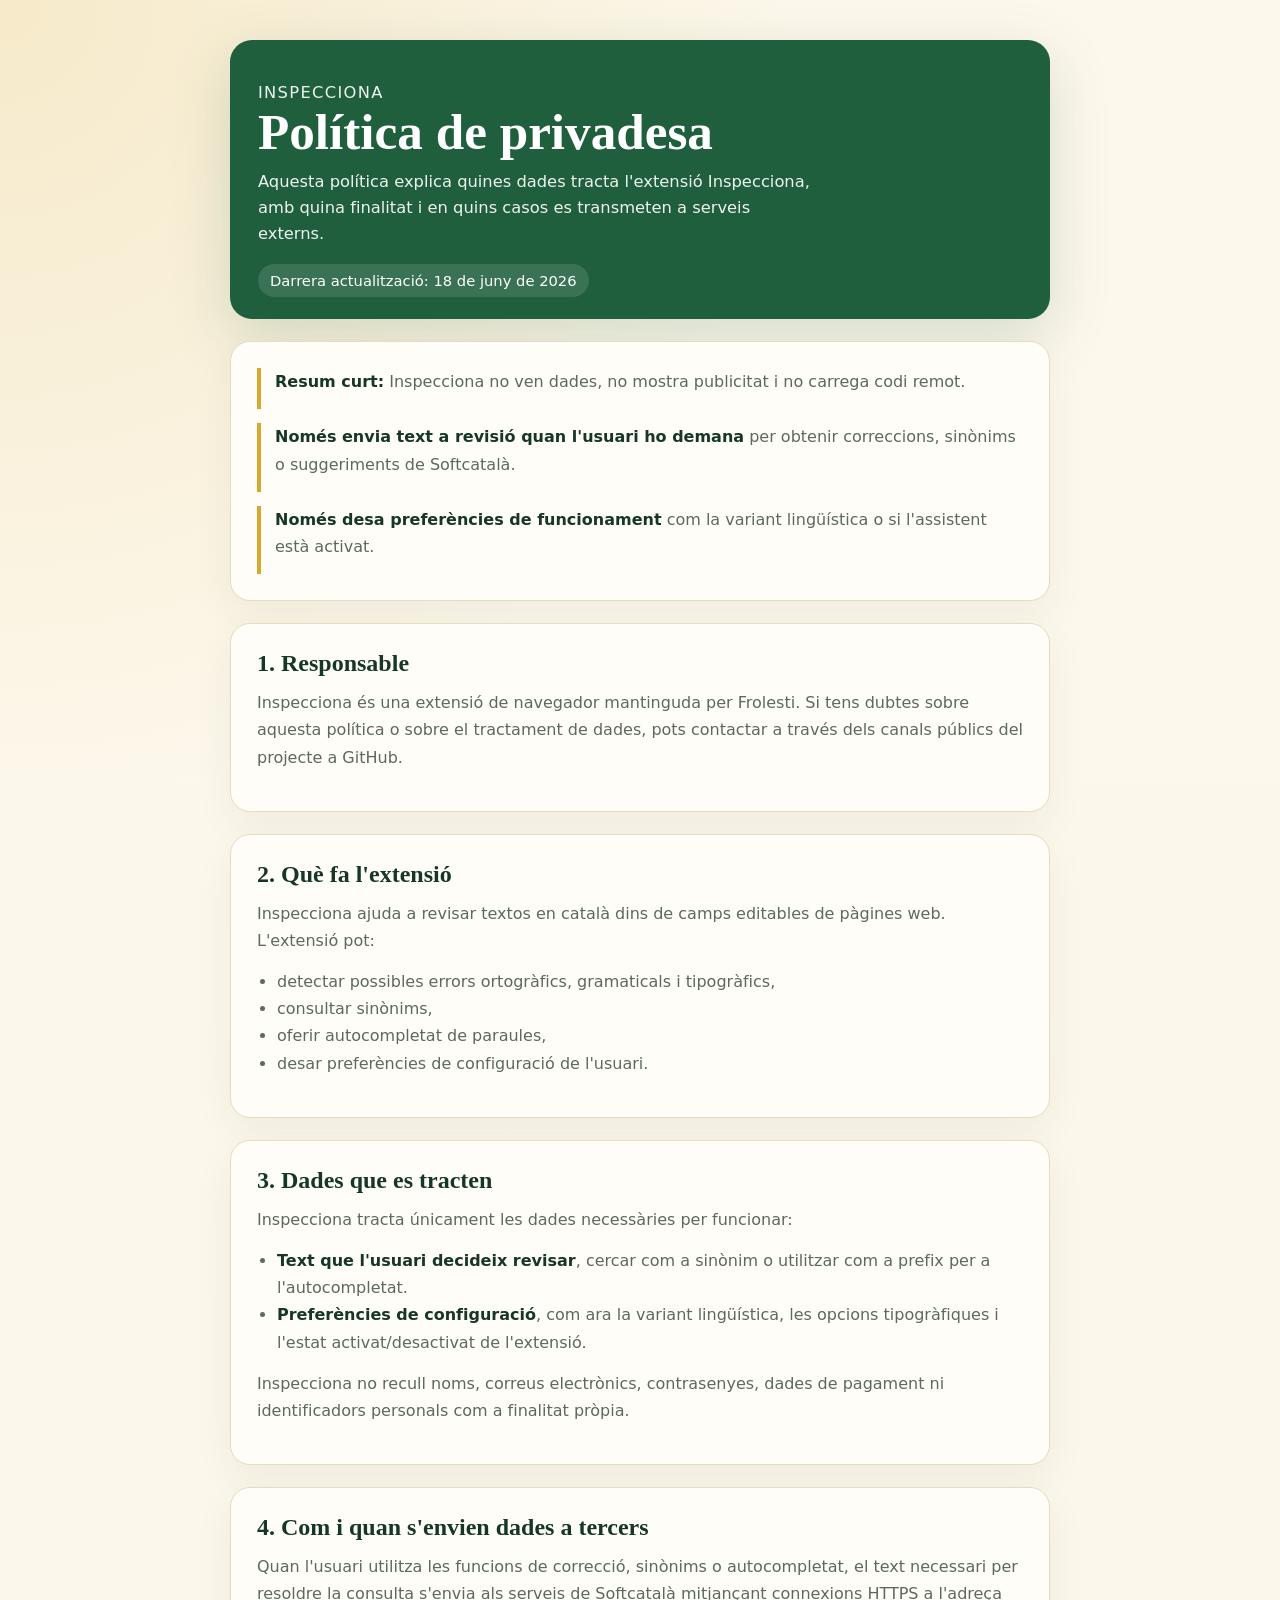
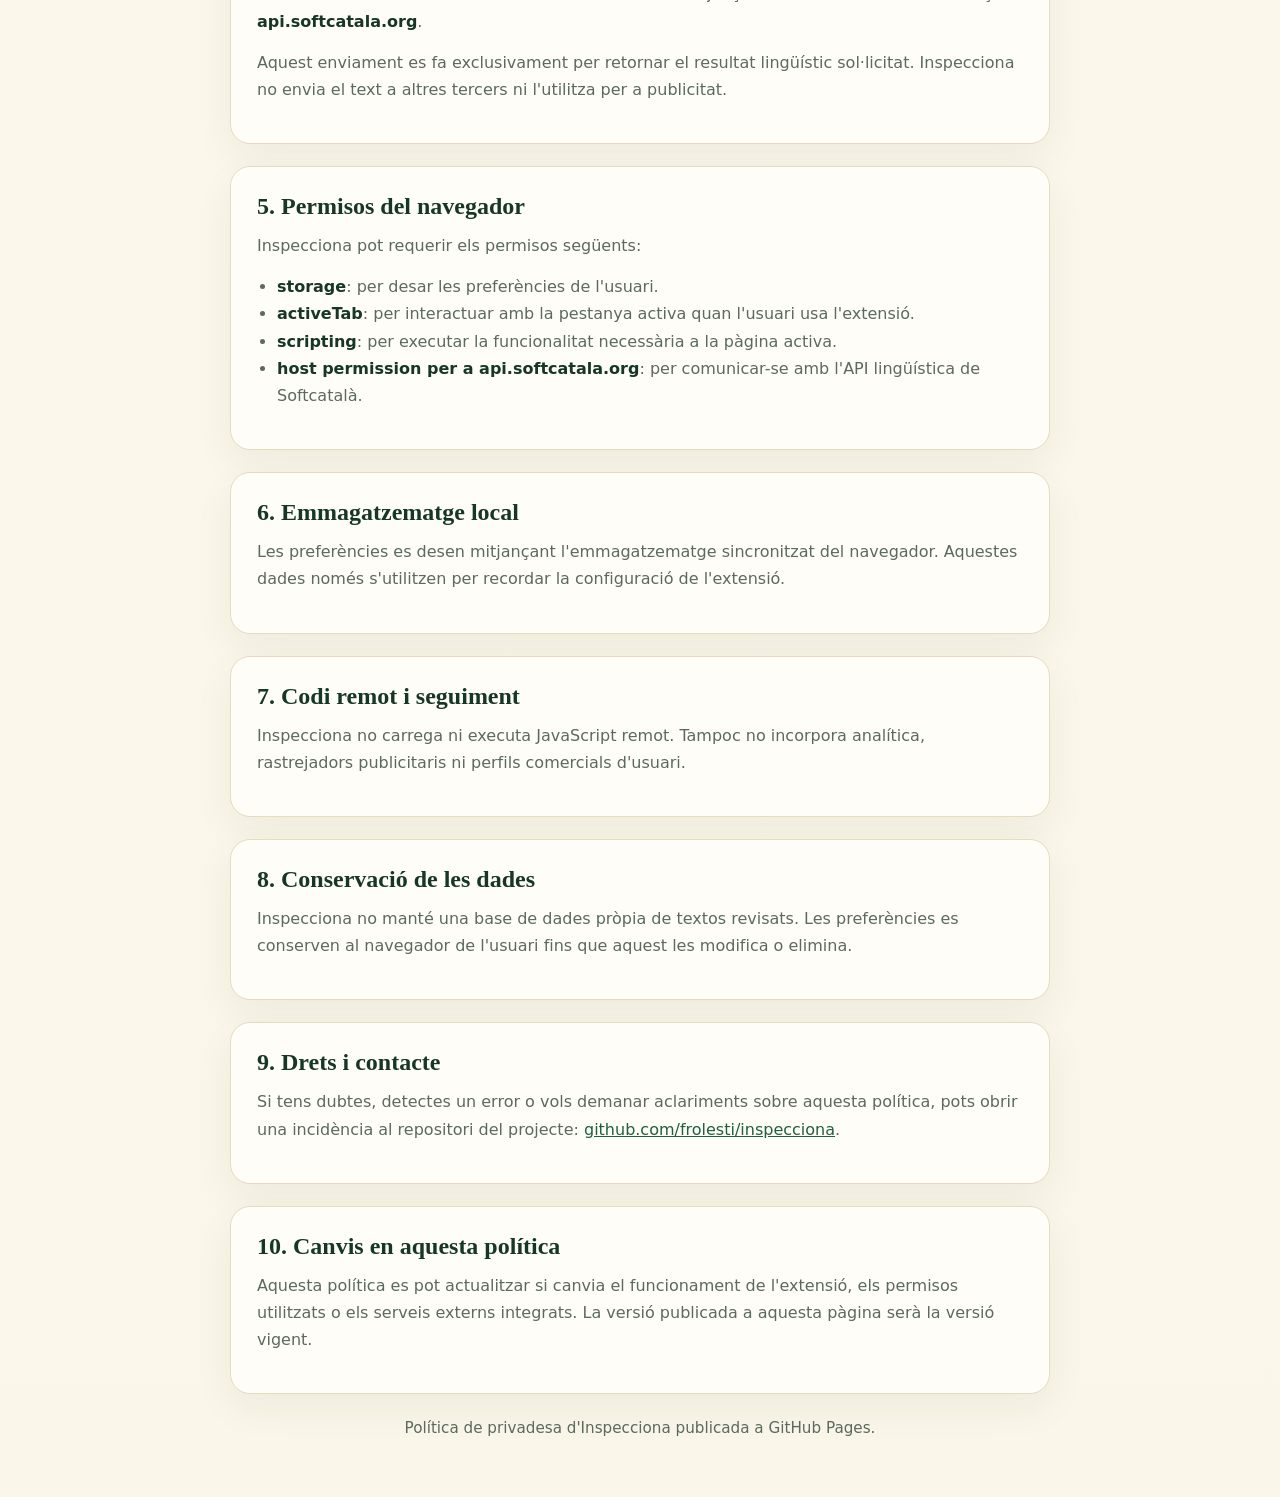
<file: docs/index.html>
<!doctype html>
<html lang="ca">
  <head>
    <meta charset="utf-8" />
    <meta name="viewport" content="width=device-width, initial-scale=1" />
    <title>Inspecciona</title>
    <meta http-equiv="refresh" content="0; url=./privacy-policy.html" />
    <style>
      body {
        margin: 0;
        min-height: 100vh;
        display: grid;
        place-items: center;
        background: #faf6e9;
        color: #173726;
        font-family: system-ui, -apple-system, BlinkMacSystemFont, "Segoe UI", sans-serif;
      }
      a { color: #1f5f3e; }
    </style>
  </head>
  <body>
    <p>Redirigint a la <a href="./privacy-policy.html">política de privadesa d'Inspecciona</a>...</p>
  </body>
</html>
</file>
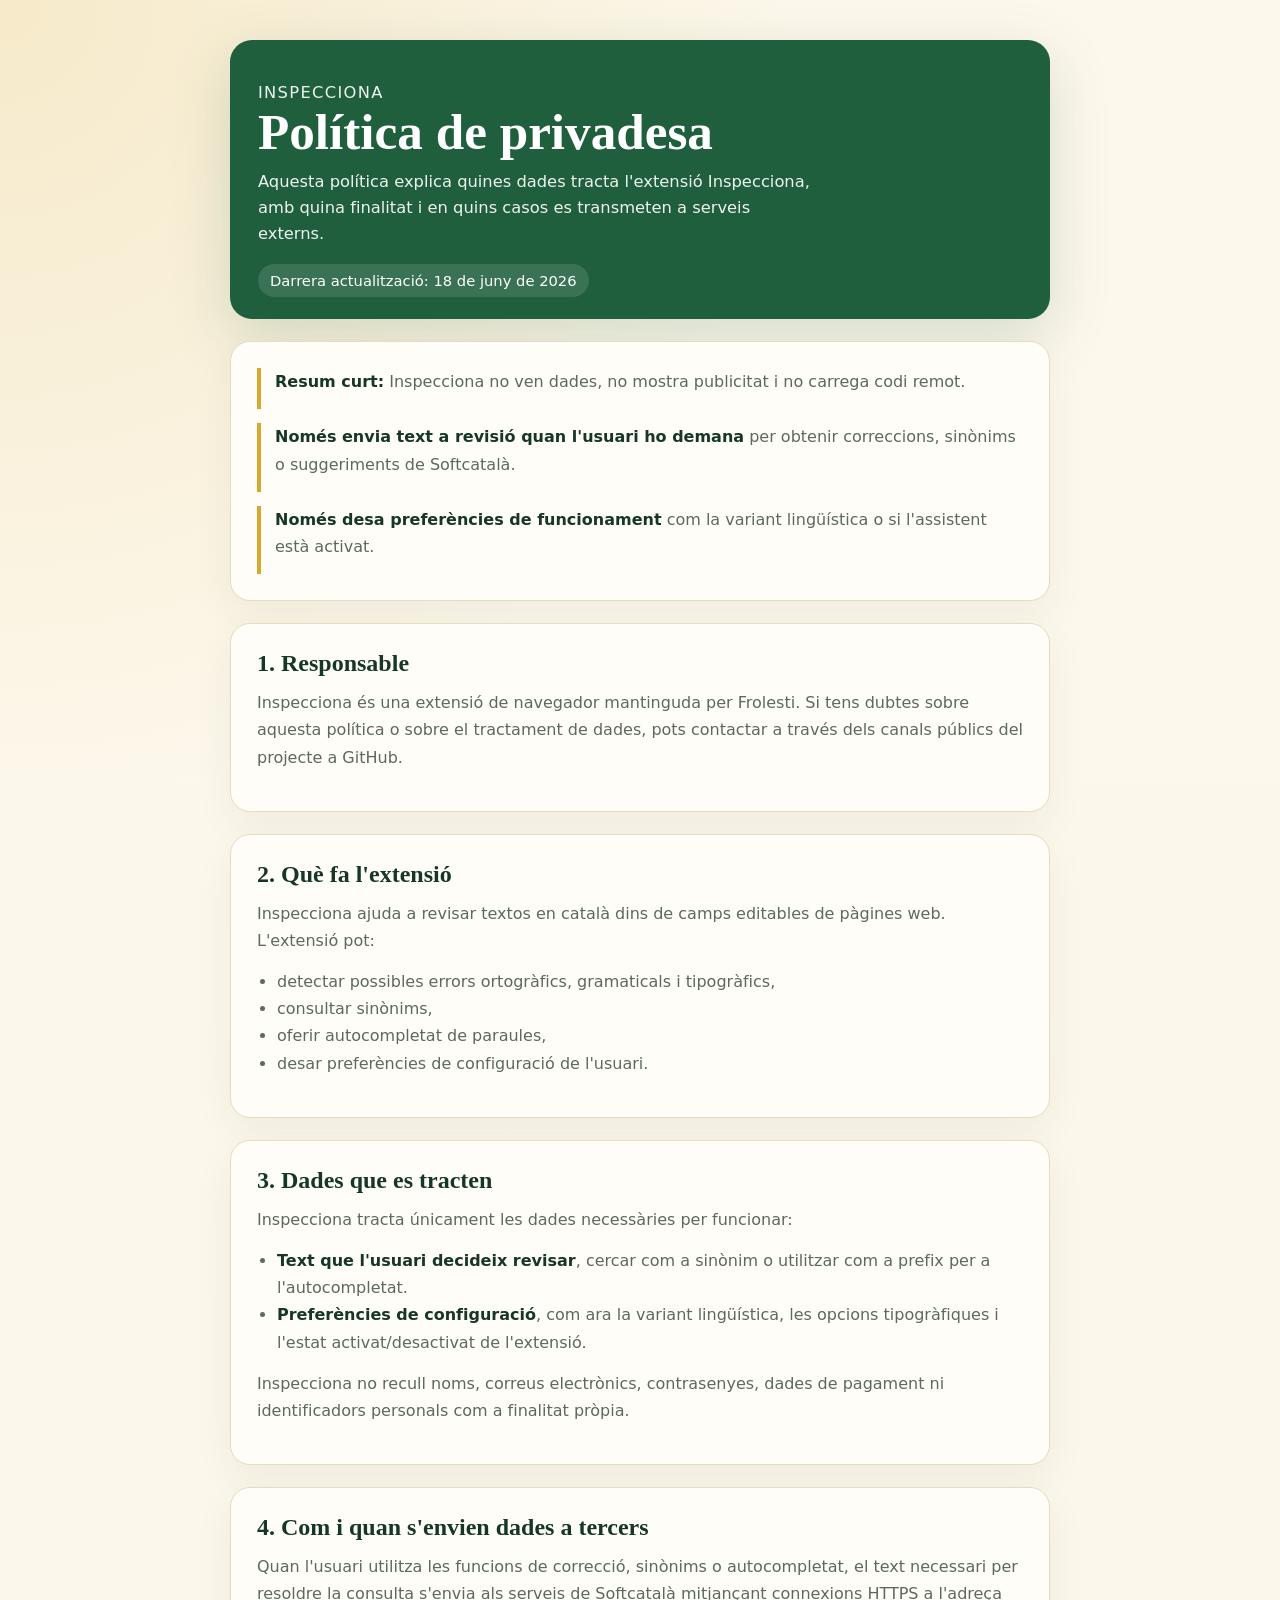
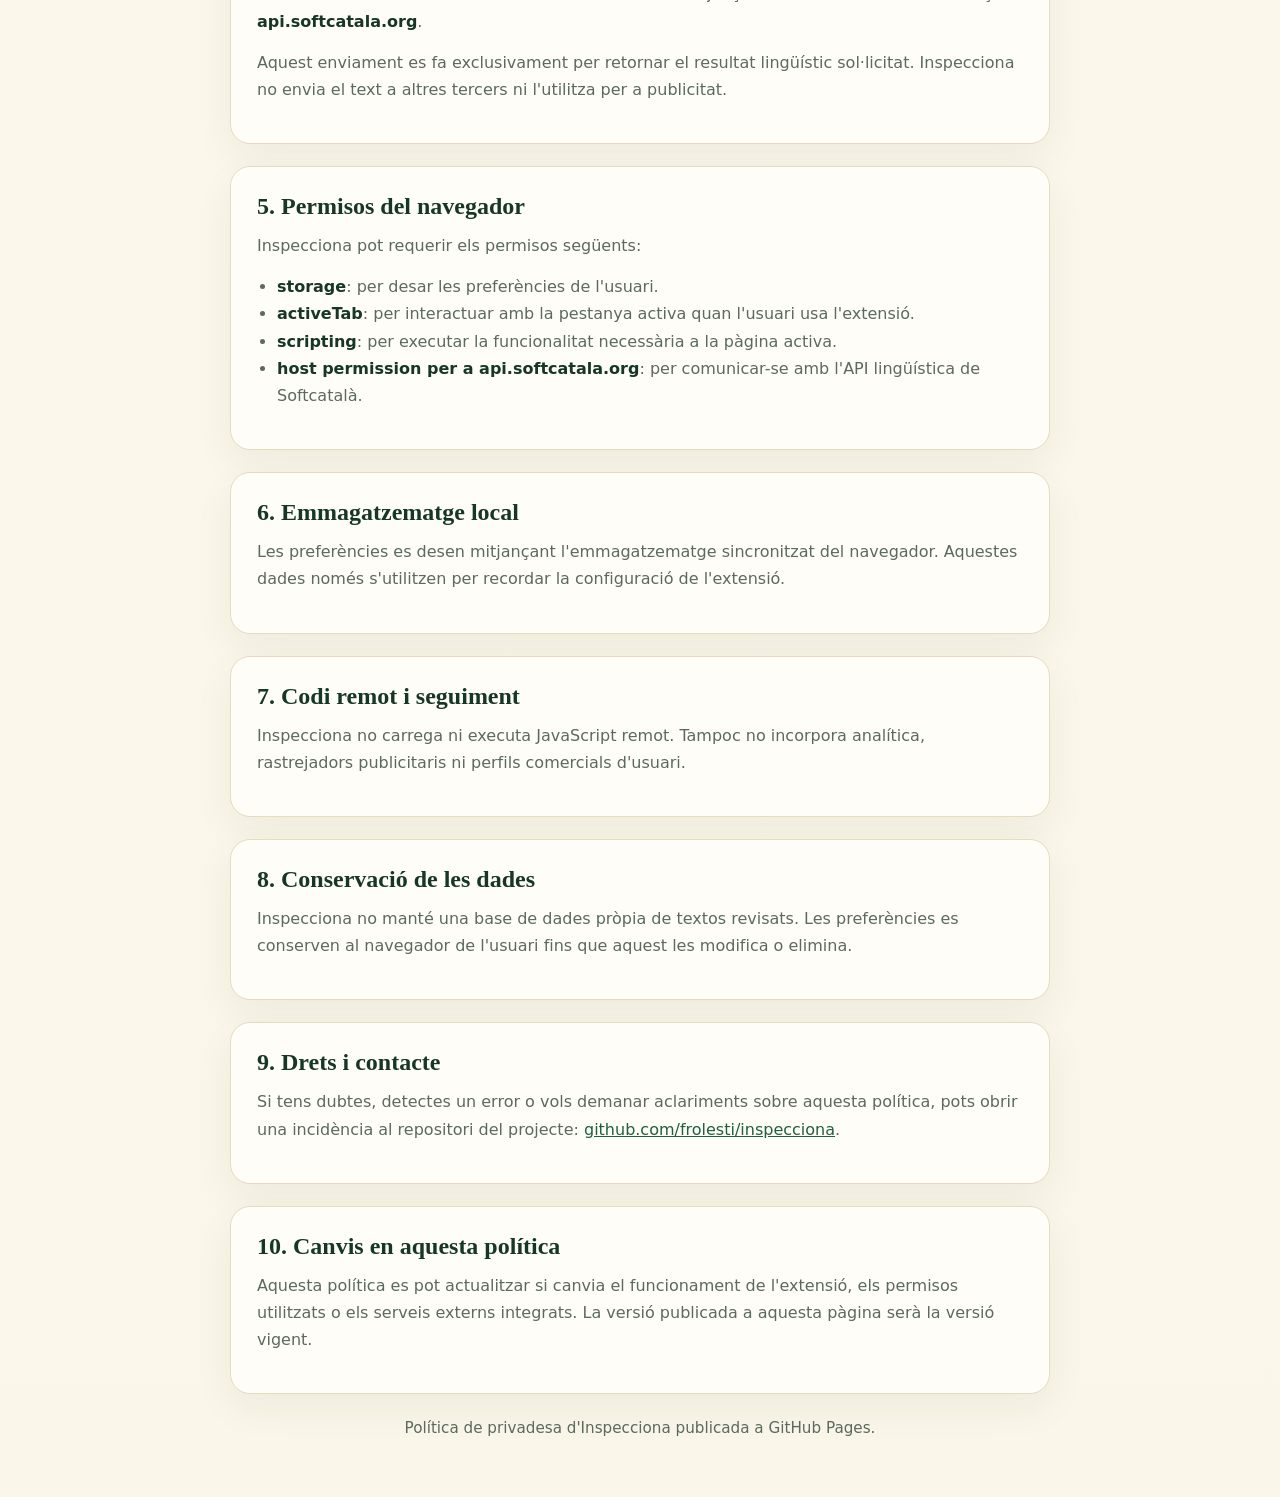
<file: docs/privacy-policy.html>
<!doctype html>
<html lang="ca">
  <head>
    <meta charset="utf-8" />
    <meta name="viewport" content="width=device-width, initial-scale=1" />
    <title>Política de privadesa - Inspecciona</title>
    <style>
      :root {
        --bg: #faf6e9;
        --surface: #fffdf7;
        --ink: #173726;
        --muted: #5b695f;
        --line: #e7dbc0;
        --accent: #1f5f3e;
        --accent-2: #d6a92e;
      }

      * { box-sizing: border-box; }

      body {
        margin: 0;
        font-family: Georgia, "Times New Roman", serif;
        color: var(--ink);
        background:
          radial-gradient(circle at top left, rgba(214, 169, 46, 0.18), transparent 24%),
          linear-gradient(180deg, #fdf8ec 0%, var(--bg) 100%);
      }

      main {
        max-width: 860px;
        margin: 0 auto;
        padding: 40px 20px 56px;
      }

      .hero {
        background: var(--accent);
        color: #fff;
        border-radius: 22px;
        padding: 28px 28px 22px;
        box-shadow: 0 18px 60px rgba(31, 95, 62, 0.18);
      }

      .eyebrow {
        margin: 0 0 8px;
        font: 600 13px/1.2 system-ui, -apple-system, BlinkMacSystemFont, "Segoe UI", sans-serif;
        letter-spacing: 0.08em;
        text-transform: uppercase;
        color: rgba(255, 255, 255, 0.8);
      }

      h1 {
        margin: 0;
        font-size: clamp(2rem, 5vw, 3.2rem);
        line-height: 1;
      }

      .hero p {
        margin: 12px 0 0;
        max-width: 54ch;
        font: 400 1.02rem/1.6 system-ui, -apple-system, BlinkMacSystemFont, "Segoe UI", sans-serif;
        color: rgba(255, 255, 255, 0.92);
      }

      .meta {
        display: inline-flex;
        margin-top: 16px;
        padding: 8px 12px;
        border-radius: 999px;
        background: rgba(255, 255, 255, 0.12);
        font: 500 0.92rem/1.2 system-ui, -apple-system, BlinkMacSystemFont, "Segoe UI", sans-serif;
      }

      .card {
        margin-top: 22px;
        background: var(--surface);
        border: 1px solid var(--line);
        border-radius: 20px;
        padding: 26px;
        box-shadow: 0 14px 40px rgba(33, 44, 37, 0.06);
      }

      h2 {
        margin: 0 0 12px;
        font-size: 1.5rem;
      }

      p,
      li {
        font: 400 1rem/1.7 system-ui, -apple-system, BlinkMacSystemFont, "Segoe UI", sans-serif;
        color: var(--muted);
      }

      p { margin: 0 0 14px; }

      ul {
        margin: 0 0 14px 20px;
        padding: 0;
      }

      strong {
        color: var(--ink);
      }

      a {
        color: var(--accent);
      }

      .summary {
        display: grid;
        gap: 14px;
      }

      .summary-item {
        border-left: 4px solid var(--accent-2);
        padding-left: 14px;
      }

      footer {
        margin-top: 22px;
        text-align: center;
        font: 400 0.95rem/1.6 system-ui, -apple-system, BlinkMacSystemFont, "Segoe UI", sans-serif;
        color: var(--muted);
      }

      @media (max-width: 640px) {
        main {
          padding: 18px 12px 30px;
        }

        .hero,
        .card {
          border-radius: 16px;
          padding: 20px;
        }
      }
    </style>
  </head>
  <body>
    <main>
      <section class="hero">
        <p class="eyebrow">Inspecciona</p>
        <h1>Política de privadesa</h1>
        <p>
          Aquesta política explica quines dades tracta l'extensió Inspecciona,
          amb quina finalitat i en quins casos es transmeten a serveis externs.
        </p>
        <div class="meta">Darrera actualització: 18 de juny de 2026</div>
      </section>

      <section class="card summary">
        <div class="summary-item">
          <p><strong>Resum curt:</strong> Inspecciona no ven dades, no mostra publicitat i no carrega codi remot.</p>
        </div>
        <div class="summary-item">
          <p><strong>Només envia text a revisió quan l'usuari ho demana</strong> per obtenir correccions, sinònims o suggeriments de Softcatalà.</p>
        </div>
        <div class="summary-item">
          <p><strong>Només desa preferències de funcionament</strong> com la variant lingüística o si l'assistent està activat.</p>
        </div>
      </section>

      <section class="card">
        <h2>1. Responsable</h2>
        <p>
          Inspecciona és una extensió de navegador mantinguda per Frolesti.
          Si tens dubtes sobre aquesta política o sobre el tractament de dades,
          pots contactar a través dels canals públics del projecte a GitHub.
        </p>
      </section>

      <section class="card">
        <h2>2. Què fa l'extensió</h2>
        <p>
          Inspecciona ajuda a revisar textos en català dins de camps editables de
          pàgines web. L'extensió pot:
        </p>
        <ul>
          <li>detectar possibles errors ortogràfics, gramaticals i tipogràfics,</li>
          <li>consultar sinònims,</li>
          <li>oferir autocompletat de paraules,</li>
          <li>desar preferències de configuració de l'usuari.</li>
        </ul>
      </section>

      <section class="card">
        <h2>3. Dades que es tracten</h2>
        <p>
          Inspecciona tracta únicament les dades necessàries per funcionar:
        </p>
        <ul>
          <li>
            <strong>Text que l'usuari decideix revisar</strong>, cercar com a sinònim
            o utilitzar com a prefix per a l'autocompletat.
          </li>
          <li>
            <strong>Preferències de configuració</strong>, com ara la variant
            lingüística, les opcions tipogràfiques i l'estat activat/desactivat de l'extensió.
          </li>
        </ul>
        <p>
          Inspecciona no recull noms, correus electrònics, contrasenyes,
          dades de pagament ni identificadors personals com a finalitat pròpia.
        </p>
      </section>

      <section class="card">
        <h2>4. Com i quan s'envien dades a tercers</h2>
        <p>
          Quan l'usuari utilitza les funcions de correcció, sinònims o autocompletat,
          el text necessari per resoldre la consulta s'envia als serveis de Softcatalà
          mitjançant connexions HTTPS a l'adreça <strong>api.softcatala.org</strong>.
        </p>
        <p>
          Aquest enviament es fa exclusivament per retornar el resultat lingüístic sol·licitat.
          Inspecciona no envia el text a altres tercers ni l'utilitza per a publicitat.
        </p>
      </section>

      <section class="card">
        <h2>5. Permisos del navegador</h2>
        <p>Inspecciona pot requerir els permisos següents:</p>
        <ul>
          <li><strong>storage</strong>: per desar les preferències de l'usuari.</li>
          <li><strong>activeTab</strong>: per interactuar amb la pestanya activa quan l'usuari usa l'extensió.</li>
          <li><strong>scripting</strong>: per executar la funcionalitat necessària a la pàgina activa.</li>
          <li><strong>host permission per a api.softcatala.org</strong>: per comunicar-se amb l'API lingüística de Softcatalà.</li>
        </ul>
      </section>

      <section class="card">
        <h2>6. Emmagatzematge local</h2>
        <p>
          Les preferències es desen mitjançant l'emmagatzematge sincronitzat del navegador.
          Aquestes dades només s'utilitzen per recordar la configuració de l'extensió.
        </p>
      </section>

      <section class="card">
        <h2>7. Codi remot i seguiment</h2>
        <p>
          Inspecciona no carrega ni executa JavaScript remot. Tampoc no incorpora
          analítica, rastrejadors publicitaris ni perfils comercials d'usuari.
        </p>
      </section>

      <section class="card">
        <h2>8. Conservació de les dades</h2>
        <p>
          Inspecciona no manté una base de dades pròpia de textos revisats. Les preferències
          es conserven al navegador de l'usuari fins que aquest les modifica o elimina.
        </p>
      </section>

      <section class="card">
        <h2>9. Drets i contacte</h2>
        <p>
          Si tens dubtes, detectes un error o vols demanar aclariments sobre aquesta política,
          pots obrir una incidència al repositori del projecte:
          <a href="https://github.com/frolesti/inspecciona" rel="noopener noreferrer">github.com/frolesti/inspecciona</a>.
        </p>
      </section>

      <section class="card">
        <h2>10. Canvis en aquesta política</h2>
        <p>
          Aquesta política es pot actualitzar si canvia el funcionament de l'extensió,
          els permisos utilitzats o els serveis externs integrats. La versió publicada a
          aquesta pàgina serà la versió vigent.
        </p>
      </section>

      <footer>
        Política de privadesa d'Inspecciona publicada a GitHub Pages.
      </footer>
    </main>
  </body>
</html>
</file>
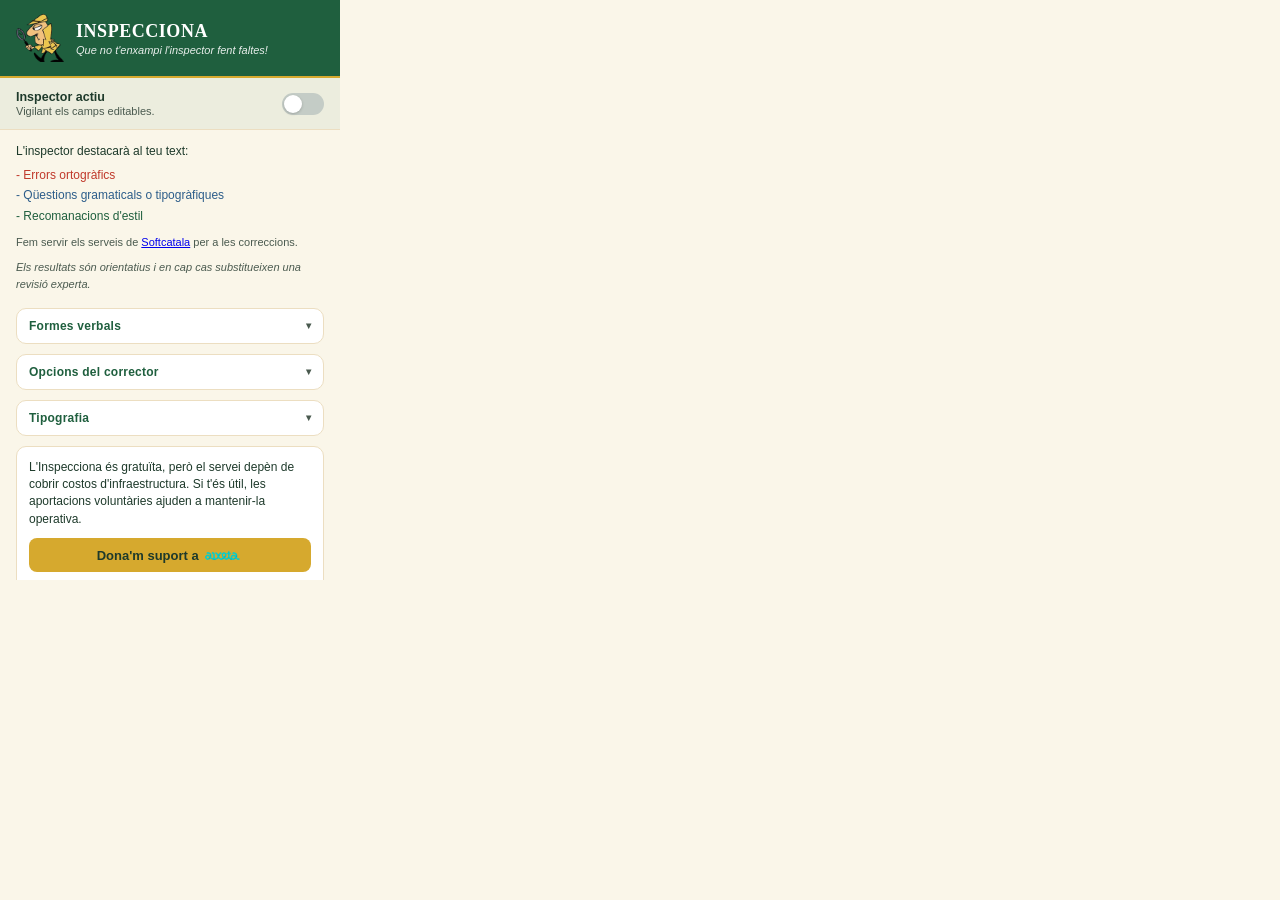
<file: src/popup/popup.html>
<!doctype html>
<html lang="ca">
  <head>
    <meta charset="utf-8" />
    <title>Inspecciona</title>
    <style>
      :root {
        --insp-ink: #1e3a2b;
        --insp-ink-soft: #4a5a4f;
        --insp-cream: #faf6e9;
        --insp-cream-edge: #ecdec1;
        --insp-green: #1f5f3e;
        --insp-green-dark: #163e2a;
        --insp-gold: #d6a92e;
        --insp-typo: #c0392b;
        --insp-grammar: #2c5d8a;
        --insp-style: #1f5f3e;
        --insp-serif: Georgia, "Times New Roman", serif;
        --insp-radius: 14px;
      }

      /* Truc per arrodonir el popup de Chrome: html transparent, body
         arrodonit. Modern Chromium respecta el border-radius del body. */
      html,
      body {
        width: 340px;
        height: 580px;
        margin: 0;
        padding: 0;
        overflow: hidden;
        background: var(--insp-cream);
      }
      body {
        color: var(--insp-ink);
        font-family: -apple-system, BlinkMacSystemFont, "Segoe UI", Inter, Roboto, "Helvetica Neue", Arial, sans-serif;
      }

      .insp-root {
        height: 100%;
        display: flex;
        flex-direction: column;
        background: var(--insp-cream);
        overflow: hidden;
      }

      .insp-scroll {
        flex: 1 1 auto;
        min-height: 0;
        overflow-y: auto;
        overflow-x: hidden;
        padding-bottom: 4px;
        scrollbar-width: thin;
        scrollbar-color: rgba(31, 95, 62, 0.18) transparent;
      }

      .insp-scroll::-webkit-scrollbar { width: 6px; }
      .insp-scroll::-webkit-scrollbar-track { background: transparent; }
      .insp-scroll::-webkit-scrollbar-thumb {
        background: rgba(31, 95, 62, 0.12);
        border-radius: 999px;
      }
      .insp-scroll:hover::-webkit-scrollbar-thumb {
        background: rgba(31, 95, 62, 0.22);
      }
      .insp-scroll::-webkit-scrollbar-thumb:hover {
        background: rgba(31, 95, 62, 0.34);
      }

      /* ── Estat desactivat ────────────────────────────────────── */
      body.is-disabled .insp-hero,
      body.is-disabled .insp-legend,
      body.is-disabled .insp-section:not(.insp-section--always),
      body.is-disabled .insp-mecenes,
      body.is-disabled .insp-footer {
        filter: grayscale(1);
        opacity: 0.55;
      }
      body.is-disabled .insp-hero { filter: grayscale(1) brightness(0.85); }

      /* ── Capçalera ─────────────────────────────────────────── */
      .insp-hero {
        background: var(--insp-green);
        color: #fff;
        padding: 14px 16px;
        border-bottom: 2px solid var(--insp-gold);
        display: flex;
        align-items: center;
        gap: 12px;
      }
      .insp-hero img { width: 48px; height: 48px; object-fit: contain; }
      .insp-hero h1 {
        font-family: var(--insp-serif);
        font-size: 18px;
        font-weight: 700;
        margin: 0;
        letter-spacing: 0.03em;
      }
      .insp-hero p {
        font-size: 11px;
        margin: 2px 0 0;
        opacity: 0.9;
        font-style: italic;
      }

      /* ── Seccions ─────────────────────────────────────────── */
      .insp-section { padding: 10px 16px; }
      .insp-section.pt-0 { padding-top: 0; }
      .insp-section.pb-tight { padding-bottom: 4px; }

      /* ── Toggle activació ───────────────────────────────────── */
      .insp-toggle {
        display: flex;
        align-items: center;
        justify-content: space-between;
        padding: 12px 16px;
        background: rgba(31, 95, 62, 0.06);
        border-bottom: 1px solid var(--insp-cream-edge);
      }
      .insp-toggle-text {
        display: flex;
        flex-direction: column;
        gap: 1px;
      }
      .insp-toggle-text strong {
        font-size: 12.5px;
        color: var(--insp-ink);
        font-weight: 600;
      }
      .insp-toggle-text small {
        font-size: 11px;
        color: var(--insp-ink-soft);
      }
      body.is-disabled .insp-toggle-text small { color: var(--insp-typo); }

      .insp-switch {
        position: relative;
        display: inline-block;
        width: 42px;
        height: 22px;
        flex-shrink: 0;
      }
      .insp-switch input {
        opacity: 0;
        width: 0;
        height: 0;
      }
      .insp-switch-track {
        position: absolute;
        inset: 0;
        background: #c4ccc6;
        border-radius: 999px;
        transition: background 160ms ease;
        cursor: pointer;
      }
      .insp-switch-track::before {
        content: "";
        position: absolute;
        top: 2px;
        left: 2px;
        width: 18px;
        height: 18px;
        background: #fff;
        border-radius: 50%;
        box-shadow: 0 1px 3px rgba(0,0,0,0.2);
        transition: transform 160ms ease;
      }
      .insp-switch input:checked + .insp-switch-track { background: var(--insp-green); }
      .insp-switch input:checked + .insp-switch-track::before { transform: translateX(20px); }
      .insp-switch input:focus-visible + .insp-switch-track {
        box-shadow: 0 0 0 3px rgba(214, 169, 46, 0.45);
      }

      /* ── Llegenda (sense fons) ─────────────────────────────── */
      .insp-legend {
        padding: 12px 16px 4px;
        font-size: 12px;
        line-height: 1.55;
        color: var(--insp-ink);
      }
      .insp-legend p { margin: 0 0 4px; }
      .insp-legend ul {
        list-style: none;
        margin: 0;
        padding: 0;
        display: flex;
        flex-direction: column;
      }
      .insp-legend li { padding: 1px 0; font-weight: 500; }
      .insp-legend li.typo    { color: var(--insp-typo); }
      .insp-legend li.grammar { color: var(--insp-grammar); }
      .insp-legend li.style   { color: var(--insp-style); }
      .insp-legend em {
        display: block;
        margin-top: 8px;
        font-style: italic;
        color: var(--insp-ink-soft);
        font-size: 11px;
      }

      .insp-notice {
        margin: 0 16px 10px;
        border: 1px solid #e7c770;
        background: #fff9e8;
        color: #5d4708;
        border-radius: 10px;
        padding: 10px 12px;
        font-size: 12px;
        line-height: 1.45;
      }
      .insp-notice p {
        margin: 0;
      }
      .insp-notice a {
        color: var(--insp-green);
        font-weight: 700;
        text-decoration: none;
      }
      .insp-notice a:hover {
        text-decoration: underline;
      }

      /* ── Detalls col·lapsables ─────────────────────────────── */
      details.insp-details {
        background: #fff;
        border: 1px solid var(--insp-cream-edge);
        border-radius: 10px;
        overflow: hidden;
      }
      details.insp-details + details.insp-details { margin-top: 8px; }
      details.insp-details > summary {
        list-style: none;
        cursor: pointer;
        padding: 10px 12px;
        font-size: 12px;
        font-weight: 600;
        color: var(--insp-green);
        display: flex;
        align-items: center;
        justify-content: space-between;
        letter-spacing: 0.02em;
      }
      details.insp-details > summary::after {
        content: "▾";
        font-size: 10px;
        color: var(--insp-ink-soft);
        transition: transform 120ms ease;
      }
      details.insp-details[open] > summary::after { transform: rotate(180deg); }
      details.insp-details > summary::-webkit-details-marker { display: none; }
      details.insp-details .insp-details-body { padding: 4px 12px 12px; }

      /* ── Form & inputs ────────────────────────────────────── */
      .insp-check { display: flex; align-items: center; gap: 8px; padding: 2px 0; font-size: 12.5px; }
      .insp-check input[type="checkbox"], .insp-check input[type="radio"] {
        width: 14px; height: 14px; accent-color: var(--insp-green);
      }

      .insp-input {
        width: 100%;
        box-sizing: border-box;
        border: 1px solid var(--insp-cream-edge);
        border-radius: 8px;
        padding: 8px;
        font-size: 12px;
        color: var(--insp-ink);
      }
      .insp-hint {
        margin: 8px 0 0;
        font-size: 11px;
        color: var(--insp-ink-soft);
        line-height: 1.45;
      }

      /* Fila etiqueta + opcions */
      .insp-row {
        display: grid;
        grid-template-columns: 96px 1fr;
        align-items: center;
        gap: 6px;
        padding: 6px 0;
        border-bottom: 1px dashed var(--insp-cream-edge);
      }
      .insp-row:last-child { border-bottom: none; }
      .insp-row > .insp-row-label {
        font-size: 12px;
        color: var(--insp-ink-soft);
        font-weight: 500;
      }
      .insp-row .insp-row-options {
        display: flex;
        flex-wrap: wrap;
        gap: 4px;
      }
      .insp-pill {
        position: relative;
        font-size: 11px;
        padding: 3px 8px;
        border-radius: 999px;
        border: 1px solid var(--insp-cream-edge);
        background: #fff;
        color: var(--insp-ink-soft);
        cursor: pointer;
        margin: 0;
      }
      .insp-pill input { position: absolute; opacity: 0; pointer-events: none; }
      .insp-pill.is-active {
        background: var(--insp-green);
        color: #fff;
        border-color: var(--insp-green);
      }

      /* ── Botó Desa ────────────────────────────────────────── */
      .insp-btn-primary {
        background: var(--insp-green);
        color: #fff;
        border: none;
        font-weight: 500;
        font-size: 12px;
        padding: 6px 18px;
        border-radius: 8px;
        transition: background 120ms ease;
        cursor: pointer;
      }
      .insp-btn-primary:hover { background: var(--insp-green-dark); color: #fff; }
      .insp-btn-primary:disabled { opacity: 0.5; cursor: not-allowed; }
      /* ── Mecenes ──────────────────────────────────────────── */
      .insp-mecenes {
        background: #fff;
        border: 1px solid var(--insp-cream-edge);
        border-radius: 10px;
        padding: 12px;
        display: flex;
        flex-direction: column;
        gap: 10px;
      }
      .insp-mecenes p {
        margin: 0;
        font-size: 12px;
        line-height: 1.45;
        color: var(--insp-ink);
      }
      .insp-aixeta {
        box-sizing: border-box;
        display: flex;
        align-items: center;
        justify-content: center;
        gap: 2px;
        width: 100%;
        max-width: 100%;
        background: var(--insp-gold);
        color: var(--insp-ink);
        border: none;
        font-weight: 600;
        font-size: 13px;
        padding: 9px 12px;
        border-radius: 8px;
        text-decoration: none;
        transition: filter 120ms ease, transform 120ms ease;
        line-height: 1;
        white-space: nowrap;
      }
      .insp-aixeta:hover { filter: brightness(0.95); transform: translateY(-1px); color: var(--insp-ink); }
      .insp-aixeta img {
        height: 16px;
        width: auto;
        object-fit: contain;
        display: inline-block;
        flex-shrink: 0;
        position: relative;
        top: 1px;
      }
      .insp-report {
        box-sizing: border-box;
        display: flex;
        align-items: center;
        justify-content: center;
        width: 100%;
        max-width: 100%;
        background: #fff;
        color: var(--insp-green);
        border: 1px solid var(--insp-cream-edge);
        font-weight: 600;
        font-size: 12px;
        padding: 8px 12px;
        border-radius: 8px;
        text-decoration: none;
        transition: background 120ms ease, border-color 120ms ease;
      }
      .insp-report:hover {
        background: #f9f5e8;
        border-color: #dcc89a;
        color: var(--insp-green-dark);
      }

      /* ── Peu ──────────────────────────────────────────────── */
      .insp-footer {
        margin: 2px 16px 0;
        padding: 8px 0 4px;
        border-top: 1px solid var(--insp-cream-edge);
        text-align: center;
        font-size: 11px;
        color: #6a7470;
      }
      .insp-footer a { color: var(--insp-green); text-decoration: none; font-weight: 600; }
      .insp-footer a:hover { text-decoration: underline; }
    </style>
  </head>
  <body>
    <div class="insp-root">

      <header class="insp-hero">
        <img src="../../assets/icon-128.png" alt="Inspecciona" />
        <div>
          <h1>INSPECCIONA</h1>
          <p>Que no t'enxampi l'inspector fent faltes!</p>
        </div>
      </header>

      <!-- Toggle d'activació (sempre visible, no s'enfosqueix) -->
      <div class="insp-toggle insp-section--always">
        <div class="insp-toggle-text">
          <strong id="toggleTitle">Inspector actiu</strong>
          <small id="toggleStatus">Vigilant els camps editables.</small>
        </div>
        <label class="insp-switch">
          <input type="checkbox" id="autoOpenHelper" />
          <span class="insp-switch-track" aria-hidden="true"></span>
        </label>
      </div>

      <div class="insp-scroll">

        <div id="limitNotice" class="insp-notice" hidden>
          <p id="limitNoticeText"></p>
          <p style="margin-top:6px;">Si vols, pots ajudar a mantenir el servei fent una donació a <a href="https://frolesti.aixeta.cat/" target="_blank" rel="noopener noreferrer">Aixeta</a>.</p>
        </div>

        <!-- Llegenda -->
        <div class="insp-legend">
          <p>L'inspector destacarà al teu text:</p>
          <ul>
            <li class="typo">- Errors ortogràfics</li>
            <li class="grammar">- Qüestions gramaticals o tipogràfiques</li>
            <li class="style">- Recomanacions d'estil</li>
          </ul>
          <p style="margin-top:8px; font-size:11px; color:var(--insp-ink-soft);">
            Fem servir els serveis de <a href="https://www.softcatala.org/" target="_blank" rel="noopener noreferrer">Softcatala</a> per a les correccions.
          </p>
          <em>Els resultats són orientatius i en cap cas substitueixen una revisió experta.</em>
        </div>

        <!-- Formes verbals -->
        <section class="insp-section">
          <details class="insp-details">
            <summary>Formes verbals</summary>
            <div class="insp-details-body">
              <label class="insp-check"><input type="radio" name="variant" value="general" /> Centrals</label>
              <label class="insp-check"><input type="radio" name="variant" value="valencia" /> Valencianes</label>
              <label class="insp-check"><input type="radio" name="variant" value="balear" /> Balears</label>
            </div>
          </details>
        </section>

        <!-- Opcions del corrector -->
        <section class="insp-section pt-0">
          <details class="insp-details">
            <summary>Opcions del corrector</summary>
            <div class="insp-details-body">
              <div class="insp-row">
                <span class="insp-row-label">Diacrítics</span>
                <div class="insp-row-options" data-group="diacritics">
                  <label class="insp-pill"><input type="radio" name="diacritics" value="traditional"><span>Tradicionals</span></label>
                  <label class="insp-pill"><input type="radio" name="diacritics" value="iec"><span>IEC 2017</span></label>
                </div>
              </div>
              <div class="insp-row">
                <span class="insp-row-label">Pronom «se»</span>
                <div class="insp-row-options" data-group="pronomSe">
                  <label class="insp-pill"><input type="radio" name="pronomSe" value="simple"><span>se centra</span></label>
                  <label class="insp-pill"><input type="radio" name="pronomSe" value="double"><span>se/es centra</span></label>
                </div>
              </div>
            </div>
          </details>
        </section>

        <!-- Tipografia -->
        <section class="insp-section pt-0">
          <details class="insp-details" id="typoDetails">
            <summary>Tipografia</summary>
            <div class="insp-details-body">

          <div class="insp-row">
            <span class="insp-row-label">Exigeix</span>
            <div class="insp-row-options">
              <label class="insp-check"><input type="checkbox" id="cometesTypo" /> Cometes</label>
              <label class="insp-check"><input type="checkbox" id="puntsSuspe" /> Punts suspensius (…)</label>
            </div>
          </div>

          <div class="insp-row">
            <span class="insp-row-label">Apòstrof</span>
            <div class="insp-row-options" data-group="apostrof">
              <label class="insp-pill"><input type="radio" name="apostrof" value="typo"><span>tipogràfic (')</span></label>
              <label class="insp-pill"><input type="radio" name="apostrof" value="recte"><span>recte (')</span></label>
              <label class="insp-pill"><input type="radio" name="apostrof" value=""><span>indefinit</span></label>
            </div>
          </div>

          <div class="insp-row">
            <span class="insp-row-label">Guió</span>
            <div class="insp-row-options" data-group="guio">
              <label class="insp-pill"><input type="radio" name="guio" value="llarg"><span>llarg (—)</span></label>
              <label class="insp-pill"><input type="radio" name="guio" value="mitja"><span>mitjà (–)</span></label>
              <label class="insp-pill"><input type="radio" name="guio" value=""><span>indefinit</span></label>
            </div>
          </div>

          <div class="insp-row">
            <span class="insp-row-label">Guió per a</span>
            <div class="insp-row-options" data-group="guioPer">
              <label class="insp-pill"><input type="radio" name="guioPer" value="dialegs"><span>diàlegs</span></label>
              <label class="insp-pill"><input type="radio" name="guioPer" value="enumeracions"><span>enumeracions</span></label>
              <label class="insp-pill"><input type="radio" name="guioPer" value=""><span>indefinit</span></label>
            </div>
          </div>

          <div class="insp-row">
            <span class="insp-row-label">Interrogant (¿)</span>
            <div class="insp-row-options" data-group="interrogant">
              <label class="insp-pill"><input type="radio" name="interrogant" value="mai"><span>mai</span></label>
              <label class="insp-pill"><input type="radio" name="interrogant" value="sempre"><span>sempre</span></label>
              <label class="insp-pill"><input type="radio" name="interrogant" value=""><span>indefinit</span></label>
            </div>
          </div>

          <div class="insp-row">
            <span class="insp-row-label">Exclamació (¡)</span>
            <div class="insp-row-options" data-group="exclamacio">
              <label class="insp-pill"><input type="radio" name="exclamacio" value="mai"><span>mai</span></label>
              <label class="insp-pill"><input type="radio" name="exclamacio" value="sempre"><span>sempre</span></label>
              <label class="insp-pill"><input type="radio" name="exclamacio" value=""><span>indefinit</span></label>
            </div>
          </div>

          <div class="insp-row">
            <span class="insp-row-label">Percentatge</span>
            <div class="insp-row-options" data-group="percent">
              <label class="insp-pill"><input type="radio" name="percent" value="sense"><span>10%</span></label>
              <label class="insp-pill"><input type="radio" name="percent" value="amb"><span>10&nbsp;%</span></label>
              <label class="insp-pill"><input type="radio" name="percent" value=""><span>indefinit</span></label>
            </div>
          </div>

          <div class="insp-row">
            <span class="insp-row-label">Hores</span>
            <div class="insp-row-options" data-group="hora">
              <label class="insp-pill"><input type="radio" name="hora" value="punt"><span>11.35</span></label>
              <label class="insp-pill"><input type="radio" name="hora" value="dospunts"><span>11:35</span></label>
              <label class="insp-pill"><input type="radio" name="hora" value=""><span>indefinit</span></label>
            </div>
          </div>

            </div>
          </details>
        </section>

        <!-- Mecenes -->
        <section class="insp-section pt-0 pb-tight">
          <div class="insp-mecenes">
            <p>
              L'Inspecciona és gratuïta, però el servei depèn de cobrir costos d'infraestructura. Si t'és útil, les aportacions voluntàries ajuden a mantenir-la operativa.
            </p>
            <a id="aixeta" class="insp-aixeta" href="https://frolesti.aixeta.cat/" target="_blank" rel="noopener noreferrer">
              <span>Dona'm suport a </span><img src="../../assets/aixeta-logo.png" alt="Aixeta" />
            </a>
            <a
              class="insp-report"
              href="mailto:frolesti4@gmail.com?subject=Inspecciona%20-%20Informe%20d%27error&amp;body=Explica%20que%20ha%20passat%2C%20a%20quina%20web%20i%20si%20pots%20adjunta%20una%20captura."
              target="_blank"
              rel="noopener noreferrer"
            >
              Reporta un error per correu
            </a>
          </div>
        </section>

        <footer class="insp-footer">
          Fet per <a id="author" href="https://frolesti.cat" target="_blank" rel="noopener noreferrer">frolesti</a>
          <span id="extensionVersion" style="display:block; margin-top:4px;"></span>
        </footer>
      </div>
    </div>

    <script src="popup.js"></script>
  </body>
</html>
</file>
